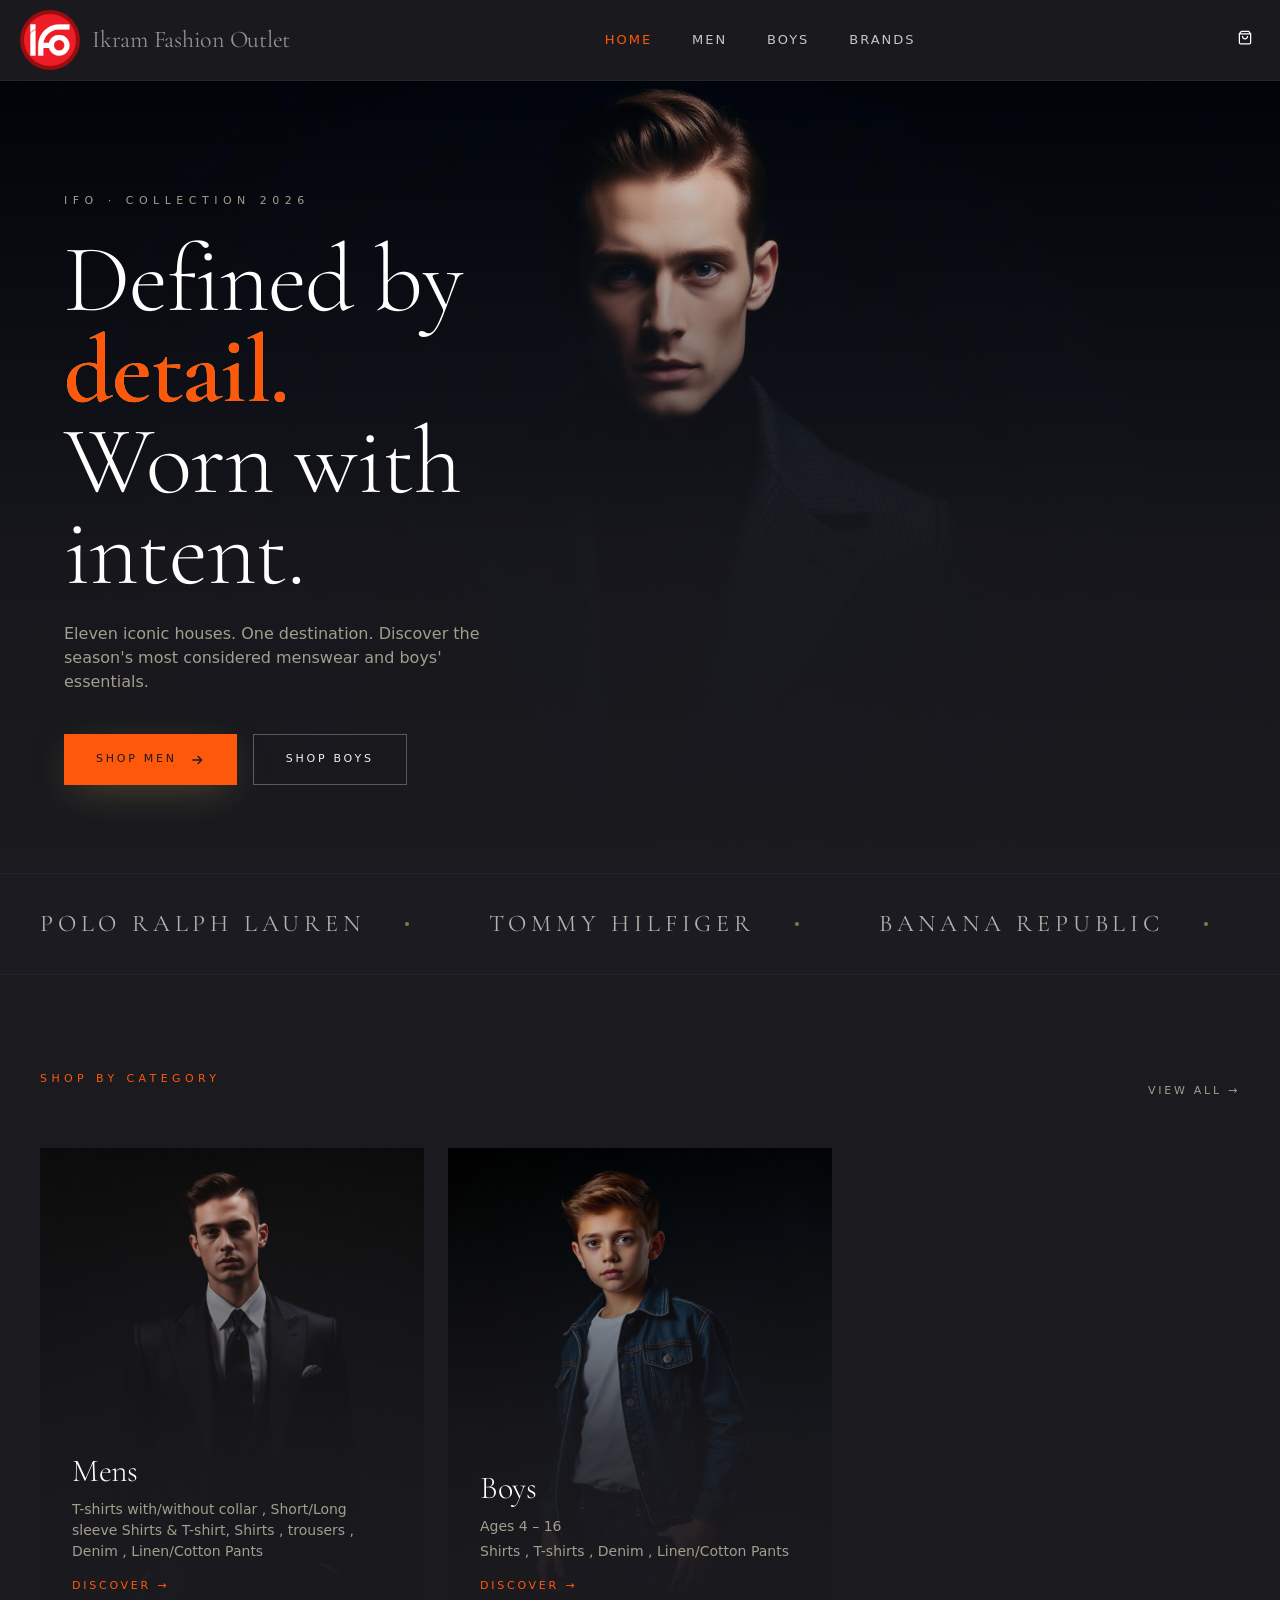
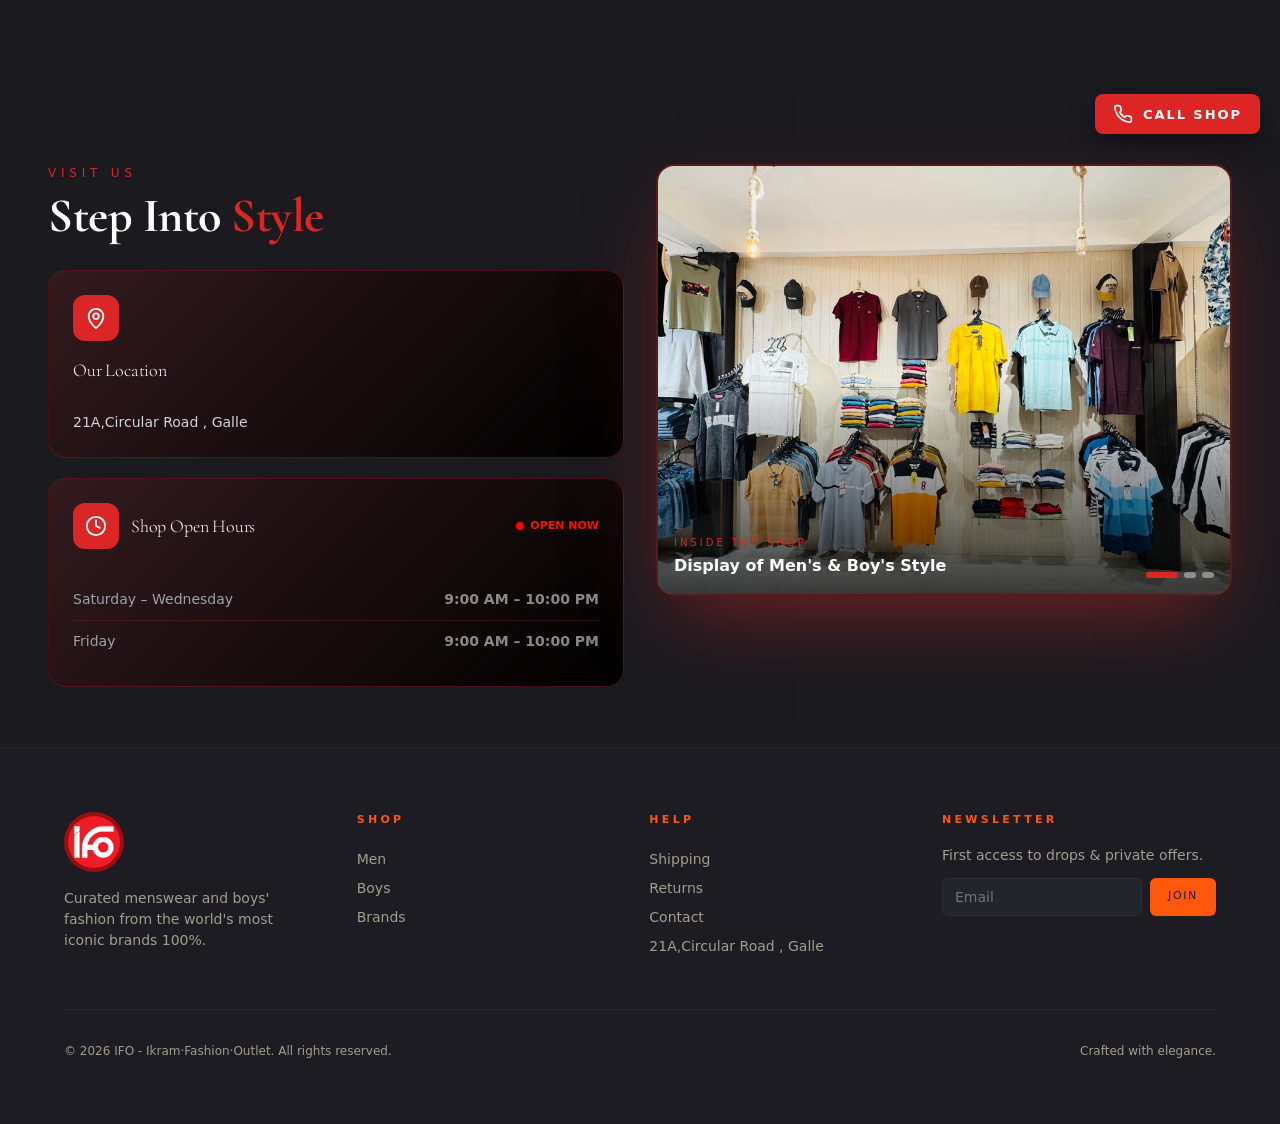
<file: index.html>
<!doctype html>
<html lang="en">

<head>
  <meta charset="utf-8" />
  <meta name="viewport" content="width=device-width, initial-scale=1" />
  <title>Ikram Fashion Outlet (IFO) | Premium Men's & Boys' Clothing — Galle</title>
  <link rel="icon" type="image/jpeg" href="/assets/img/logo.jpg" />
  <meta name="description"
    content="Shop premium menswear and boys' fashion at Ikram Fashion Outlet (IFO) in Galle, Sri Lanka. Curated clothing from Polo Ralph Lauren, Hugo Boss, Tommy Hilfiger, Armani Exchange, Calvin Klein, Levi's & more. Visit us at 21A Circular Road, Galle." />
  <link rel="canonical" href="https://www.ifo.lk" />

  <!-- Open Graph / Facebook -->
  <meta property="og:type" content="website" />
  <meta property="og:url" content="https://www.ifo.lk" />
  <meta property="og:title" content="Ikram Fashion Outlet (IFO) | Premium Men's & Boys' Clothing — Galle" />
  <meta property="og:description" content="Shop premium men's clothing and boys' fashion (ages 4-16) at IFO Galle. Curated collections from Polo Ralph Lauren, Hugo Boss, Tommy Hilfiger, Levi's, CK." />
  <meta property="og:image" content="https://www.ifo.lk/assets/img/logo.jpg" />
  <meta property="og:site_name" content="Ikram Fashion Outlet (IFO)" />

  <!-- Twitter -->
  <meta property="twitter:card" content="summary_large_image" />
  <meta property="twitter:url" content="https://www.ifo.lk" />
  <meta property="twitter:title" content="Ikram Fashion Outlet (IFO) | Premium Men's & Boys' Clothing — Galle" />
  <meta property="twitter:description" content="Shop premium men's clothing and boys' fashion (ages 4-16) at IFO Galle. Curated collections from Polo Ralph Lauren, Hugo Boss, Tommy Hilfiger, Levi's, CK." />
  <meta property="twitter:image" content="https://www.ifo.lk/assets/img/logo.jpg" />

  <!-- Local Business Structured Data -->
  <script type="application/ld+json">
  {
    "@context": "https://schema.org",
    "@type": "ClothingStore",
    "name": "Ikram Fashion Outlet (IFO)",
    "alternateName": "IFO",
    "image": "https://www.ifo.lk/assets/img/logo.jpg",
    "@id": "https://www.ifo.lk/#store",
    "url": "https://www.ifo.lk",
    "telephone": "+94729978115",
    "priceRange": "$$",
    "address": {
      "@type": "PostalAddress",
      "streetAddress": "21A, Circular Road",
      "addressLocality": "Galle",
      "postalCode": "80000",
      "addressCountry": "LK"
    },
    "geo": {
      "@type": "GeoCoordinates",
      "latitude": 6.0367,
      "longitude": 80.2170
    },
    "openingHoursSpecification": [
      {
        "@type": "OpeningHoursSpecification",
        "dayOfWeek": [
          "Monday",
          "Tuesday",
          "Wednesday",
          "Saturday",
          "Sunday"
        ],
        "opens": "09:00",
        "closes": "22:00"
      },
      {
        "@type": "OpeningHoursSpecification",
        "dayOfWeek": "Friday",
        "opens": "09:00",
        "closes": "22:00"
      }
    ],
    "sameAs": [
      "http://facebook.com/p/IFOlk-61573120213268/",
      "https://www.instagram.com/ifoofficial.lk/"
    ]
  }
  </script>

  <link rel="preconnect" href="https://fonts.googleapis.com" />
  <link rel="preconnect" href="https://fonts.gstatic.com" crossorigin />
  <link rel="stylesheet"
    href="https://fonts.googleapis.com/css2?family=Cormorant+Garamond:wght@300;400;500;600;700&family=Inter:wght@300;400;500;600&display=swap" />
  <link rel="stylesheet" href="assets/css/styles.css" />
  <link href='https://unpkg.com/boxicons@2.1.4/css/boxicons.min.css' rel='stylesheet'>
</head>

<body>

  <header class="header">
    <div class="header-inner">

      <a href="/" class="logo">
        <img src="assets/img/logo.jpg" alt="Ikram Fashion Outlet Logo" class="logo-img">
        <div class="logo-text">
          <h2>Ikram Fashion Outlet</h2>
        </div>
      </a>

      <nav class="nav">
        <a href="/" class="active">Home</a>
        <a href="/men">Men</a>
        <a href="/boys">Boys</a>
        <a href="/brands">Brands</a>
      </nav>

      <div class="icons">
        <button class="bag" aria-label="Bag">
          <a href="/checkout">
            <svg viewBox="0 0 24 24" fill="none" stroke="currentColor" stroke-width="2" stroke-linecap="round" stroke-linejoin="round">
              <path d="M6 2 3 6v14a2 2 0 0 0 2 2h14a2 2 0 0 0 2-2V6l-3-4Z" />
              <path d="M3 6h18" />
              <path d="M16 10a4 4 0 0 1-8 0" />
            </svg>
          </a>
          <span class="bag-count">0</span>
        </button>
        <button class="icon-btn menu-btn" aria-label="Menu" data-menu>
          <svg viewBox="0 0 24 24" fill="none" stroke="currentColor" stroke-width="1.5">
            <path d="M4 7h16M4 12h16M4 17h16" />
          </svg>
        </button>
      </div>
    </div>
  </header>

  <!-- MOBILE DRAWER -->
  <aside class="drawer" data-drawer>
    <button class="icon-btn close" data-close aria-label="Close">✕</button>
    <a href="/">Home</a>
    <a href="/men">Men</a>
    <a href="/boys">Boys</a>
    <a href="/brands">Brands</a>
  </aside>

  <!-- HERO -->
  <section class="hero">
    <img src="assets/img/hero-men.jpg" alt="IFO menswear campaign" />
    <div class="hero-inner">
      <div class="hero-content">
        <p class="eyebrow">IFO · Collection 2026</p>
        <h1>Defined by <em class="gradient-gold-text">detail.</em><br />Worn with intent.</h1>
        <p>Eleven iconic houses. One destination. Discover the season's most considered menswear and boys' essentials.
        </p>
        <div class="cta-row">
          <a href="/men" class="btn btn-primary">Shop Men <svg class="arrow" viewBox="0 0 24 24" fill="none"
              stroke="currentColor" stroke-width="2">
              <path d="M5 12h14M13 6l6 6-6 6" />
            </svg></a>
          <a href="/boys" class="btn btn-outline">Shop Boys</a>
        </div>
      </div>
    </div>
  </section>

  <!-- BRANDS MARQUEE -->
  <section class="marquee">
    <div class="marquee-track" data-marquee></div>
  </section>

  <!-- CATEGORIES -->
  <section class="section container">
    <div class="section-head">
      <div>
        <p class="eyebrow-sm">Shop by category</p>
      </div>
      <a href="/men" class="link-sm">View all →</a>
    </div>
    <div class="cat-grid">
      <a href="/men" class="cat">
        <img src="assets/img/category-men.jpg" alt="Tailoring" />
        <div class="cat-body">
          <h3>Mens</h3>
          <p>T-shirts with/without collar , Short/Long sleeve Shirts & T-shirt, Shirts , trousers , Denim , Linen/Cotton Pants</p>
          <span class="more">Discover →</span>
        </div>
      </a>
      <a href="/boys" class="cat">
        <img src="assets/img/category-boys.jpg" alt="Boys" />
        <div class="cat-body">
          <h3>Boys</h3>
          <p>Ages 4 – 16</p>
          <p>Shirts , T-shirts , Denim , Linen/Cotton Pants</p>
          <span class="more">Discover →</span>

        </div>
      </a>
    </div>
  </section>
 <section class="grid">
    <!-- LEFT -->
    <div class="left">
      <p class="kicker">Visit Us</p>
      <h2 class="title">Step Into <span>Style</span></h2>

      <div class="card">
        <div class="icon-box">
          <!-- map pin -->
          <svg viewBox="0 0 24 24" fill="none" stroke="currentColor" stroke-width="2" stroke-linecap="round" stroke-linejoin="round"><path d="M20 10c0 7-8 13-8 13s-8-6-8-13a8 8 0 0 1 16 0z"/><circle cx="12" cy="10" r="3"/></svg>
        </div>
        <div>
          <h3>Our Location</h3>
          <p><br/>21A,Circular Road , Galle</p>
        </div>
      </div>

      <div class="card">
        <div class="card-head">
          <div class="icon-box">
            <svg viewBox="0 0 24 24" fill="none" stroke="currentColor" stroke-width="2" stroke-linecap="round" stroke-linejoin="round"><circle cx="12" cy="12" r="10"/><polyline points="12 6 12 12 16 14"/></svg>
          </div>
          <h3>Shop Open Hours</h3>
          <span class="status"><span class="ping"></span>OPEN NOW</span>
        </div>
        <ul class="hours">
          <li><span>Saturday – Wednesday</span><b>9:00 AM – 10:00 PM</b></li>
          <li><span>Friday</span><b>9:00 AM – 10:00 PM</b></li>
        </ul>
      </div>
    </div>

    <!-- RIGHT slideshow -->
    <div class="right">
      <div class="slider">
        <img class="slide active" src="assets/img/shop-1.jpeg" alt="Display of Men's & Boy's Style and jeans"/>
        <img class="slide" src="assets/img/shop-2.jpeg" alt="Limited edition mannequin and shelves"/>
        <img class="slide" src="assets/img/shop-3.jpeg" alt="Full store view with racks and lighting"/>
        <div class="overlay"></div>

        <div class="caption">
          <div>
            <p class="kicker small">Inside the Shop</p>
            <p class="cap-text">Display of Men's & Boy's Style</p>
          </div>
          <div class="dots">
            <button class="dot-btn active" data-i="0" aria-label="slide 1"></button>
            <button class="dot-btn" data-i="1" aria-label="slide 2"></button>
            <button class="dot-btn" data-i="2" aria-label="slide 3"></button>
          </div>
        </div>

        <button class="nav prev" aria-label="Previous">&#10094;</button>
        <button class="nav next" aria-label="Next">&#10095;</button>
      </div>
      <div class="badge"><a href="tel:+94729978115"><svg viewBox="0 0 24 24" fill="none" stroke="currentColor" stroke-width="2" stroke-linecap="round" stroke-linejoin="round"><path d="M22 16.92v3a2 2 0 0 1-2.18 2 19.79 19.79 0 0 1-8.63-3.07 19.5 19.5 0 0 1-6-6 19.79 19.79 0 0 1-3.07-8.67A2 2 0 0 1 4.11 2h3a2 2 0 0 1 2 1.72c.13.96.37 1.9.72 2.81a2 2 0 0 1-.45 2.11L8.09 9.91a16 16 0 0 0 6 6l1.27-1.27a2 2 0 0 1 2.11-.45c.91.35 1.85.59 2.81.72A2 2 0 0 1 22 16.92z"/></svg>Call Shop</a></div>
    </div>
  </section>

  <!-- FOOTER -->
  <footer class="footer">
    <div class="footer-inner">
      <div class="footer-grid">
        <div>
          <!-- LOGO -->
          <a href="/" class="logo"></a>

          <!-- Company Logo -->
          <img src="assets/img/logo.jpg" alt="Ikram Fashion Outlet Logo" class="logo-img">

          <p class="desc">Curated menswear and boys' fashion from the world's most iconic brands 100%.</p>
        </div>
        <div>
          <h4>Shop</h4>
          <ul>
            <li><a href="/men">Men</a></li>
            <li><a href="/boys">Boys</a></li>
            <li><a href="/brands">Brands</a></li>
          </ul>
        </div>
        <div>
          <h4>Help</h4>
          <ul>
            <li><a href="https://wa.me/+94729978115?text=Hello,%20What%20Time or Date%20Shipping My%20Oder">Shipping</a></li>
            <li><a href="https://wa.me/+94729978115?text=Hello,%20I%20want to %20Return My%20Oder">Returns</a></li>
            <li><a href="https://wa.me/+94729978115">Contact</a></li>
            <li>21A,Circular Road , Galle</li>
          </ul>
        </div>
        <div>
          <h4>Newsletter</h4>
          <p class="desc" style="margin-bottom:12px">First access to drops & private offers.</p>
          <form class="newsletter">
            <input type="email" required placeholder="Email" />
            <button type="submit">Join</button>
          </form>
        </div>
      </div>
      <div class="footer-base">
        <p>© <span data-year></span> IFO - Ikram·Fashion·Outlet. All rights reserved.</p>
        <p>Crafted with elegance.</p>
      </div>
    </div>
  </footer>



  <script src="assets/js/cart.js"></script>
  <script src="assets/js/script.js"></script>
</body>

</html>
</file>
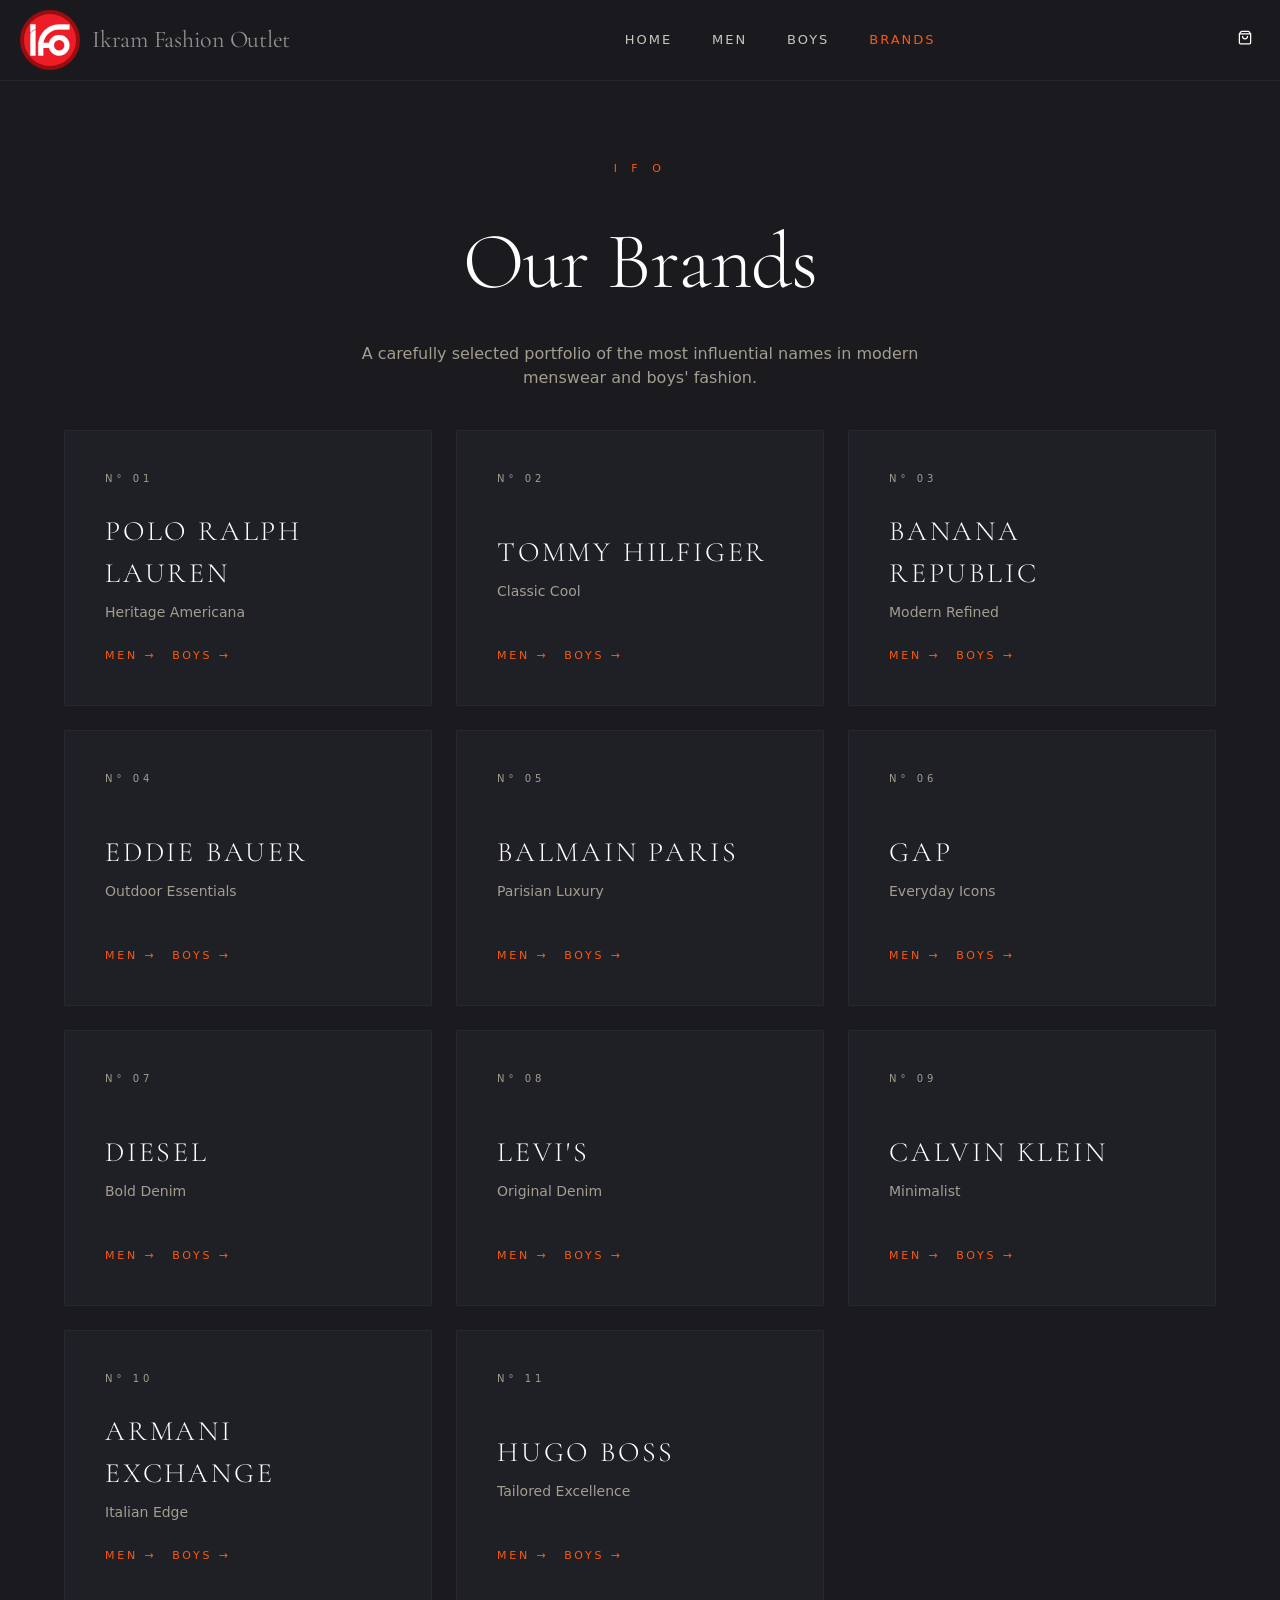
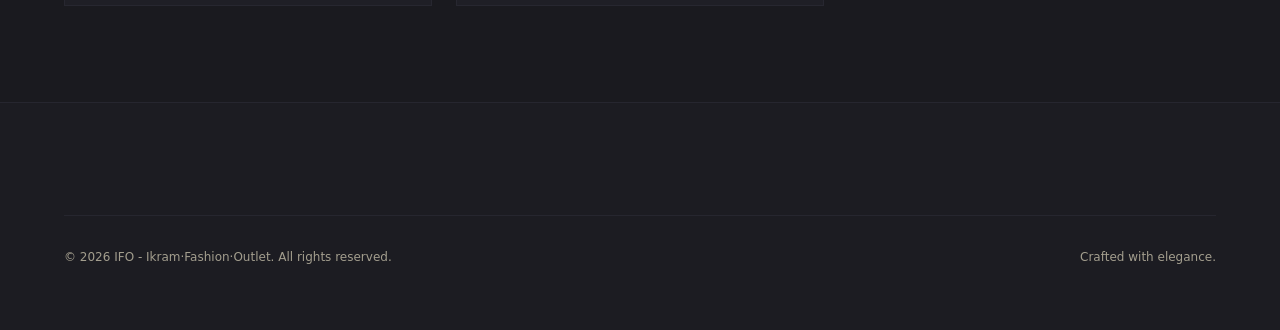
<file: brands.html>
<!doctype html>
<html lang="en">

<head>
  <meta charset="utf-8" />
  <meta name="viewport" content="width=device-width, initial-scale=1" />
  <title>Premium International Fashion Brands at IFO — Galle</title>
  <link rel="icon" type="image/jpeg" href="/assets/img/logo.jpg" />
  <meta name="description"
    content="Explore our collection of world-class international fashion brands at IFO Galle, Sri Lanka. Premium menswear and boys' styles from Hugo Boss, Ralph Lauren, Tommy Hilfiger, Calvin Klein, Armani Exchange, Diesel, Levi's, and more." />
  <link rel="canonical" href="https://www.ifo.lk/brands" />

  <!-- Open Graph / Facebook -->
  <meta property="og:type" content="website" />
  <meta property="og:url" content="https://www.ifo.lk/brands" />
  <meta property="og:title" content="Premium International Fashion Brands at IFO — Galle" />
  <meta property="og:description" content="Shop world-renowned clothing brands under one roof at IFO Galle. Curated collections of premium streetwear, tailoring, and denim for men and boys." />
  <meta property="og:image" content="https://www.ifo.lk/assets/img/logo.jpg" />
  <meta property="og:site_name" content="Ikram Fashion Outlet (IFO)" />

  <!-- Twitter -->
  <meta property="twitter:card" content="summary_large_image" />
  <meta property="twitter:url" content="https://www.ifo.lk/brands" />
  <meta property="twitter:title" content="Premium International Fashion Brands at IFO — Galle" />
  <meta property="twitter:description" content="Shop world-renowned clothing brands under one roof at IFO Galle. Curated collections of premium streetwear, tailoring, and denim for men and boys." />
  <meta property="twitter:image" content="https://www.ifo.lk/assets/img/logo.jpg" />

  <link rel="preconnect" href="https://fonts.googleapis.com" />
  <link rel="preconnect" href="https://fonts.gstatic.com" crossorigin />
  <link rel="stylesheet"
    href="https://fonts.googleapis.com/css2?family=Cormorant+Garamond:wght@300;400;500;600;700&family=Inter:wght@300;400;500;600&display=swap" />
  <link rel="stylesheet" href="assets/css/styles.css" />
</head>

<body>

 <header class="header">
    <div class="header-inner">

      <!-- LOGO -->
      <a href="/" class="logo">

        <!-- Company Logo -->
        <img src="assets/img/logo.jpg" alt="Ikram Fashion Outlet Logo" class="logo-img">

        <!-- Company Name -->
        <div class="logo-text">
          <h2>Ikram Fashion Outlet</h2>
        </div>

        <nav class="nav">
          <a href="/" >Home</a>
          <a href="/men" >Men</a>
          <a href="/boys" >Boys</a>
          <a href="/brands" class="active">Brands</a>
        </nav>
        <div class="icons">
    <button class="bag" aria-label="Bag"><a href="/checkout">
      <svg viewBox="0 0 24 24" fill="none" stroke="currentColor" stroke-width="2" stroke-linecap="round"
        stroke-linejoin="round">
        <path d="M6 2 3 6v14a2 2 0 0 0 2 2h14a2 2 0 0 0 2-2V6l-3-4Z" />
        <path d="M3 6h18" />
        <path d="M16 10a4 4 0 0 1-8 0" />
      </svg></a>
    </button>
      </a>
      <button class="icon-btn menu-btn" aria-label="Menu" data-menu><svg viewBox="0 0 24 24" fill="none"
          stroke="currentColor" stroke-width="1.5">
          <path d="M4 7h16M4 12h16M4 17h16" />
        </svg></button>
    </div>
    </div>
  </header>
  <aside class="drawer" data-drawer>
    <button class="icon-btn close" data-close aria-label="Close">✕</button>
    <a href="/">Home</a><a href="/men">Men</a><a href="/boys">Boys</a><a href="/brands">Brands</a>
  </aside>

  <section class="container" style="padding:80px 24px 40px;text-align:center">
    <p class="eyebrow">I F O</p>
    <h1 style="font-size:clamp(48px,7vw,80px)">Our Brands</h1>
    <p class="muted" style="max-width:640px;margin:20px auto 0">A carefully selected portfolio of the most influential
      names in modern menswear and boys' fashion.</p>
  </section>

  <section class="container" style="padding:0 24px 96px">
    <div class="maison-grid" data-maison-grid></div>
  </section>

  <footer class="footer">
    <div class="footer-inner">
      <div class="footer-base">
        <p>© <span data-year></span> IFO - Ikram·Fashion·Outlet. All rights reserved.</p>
        <p>Crafted with elegance.</p>
      </div>
    </div>
  </footer>

  <script src="assets/js/script.js"></script>
</body>

</html>
</file>
<file: assets/css/styles.css>
/* ====== IFO Menswear — Design System ====== */
:root {
  --bg: #1a1a1f;
  --bg-2: #22222a;
  --card: #1f1f26;
  --border: #2e2e38;
  --fg: #f5f1e6;
  --muted: #a39e8e;
  --gold: #fd580c;
  --gold-2: #b89343;
  --gradient-gold: linear-gradient(135deg, #e8c879, #b89343);
  --gradient-fade: linear-gradient(180deg, transparent 0%, rgba(26, 26, 31, 0.85) 60%, #1a1a1f 100%);
  --shadow-gold: 0 10px 40px -10px rgba(212, 177, 96, 0.35);
  --font-display: "Cormorant Garamond", "Playfair Display", serif;
  --font-sans: "Inter", system-ui, -apple-system, sans-serif;
  --accent: #fd580c;
  --accent-hover: #ff7433;
}

* {
  box-sizing: border-box;
  margin: 0;
  padding: 0;
}

html {
  scroll-behavior: smooth;
}

body {
  background: var(--bg);
  color: var(--fg);
  font-family: var(--font-sans);
  -webkit-font-smoothing: antialiased;
  line-height: 1.5;
}

img {
  display: block;
  max-width: 100%;
}

a {
  color: inherit;
  text-decoration: none;
}

button {
  font: inherit;
  background: none;
  border: 0;
  color: inherit;
  cursor: pointer;
}

h1,
h2,
h3,
.display {
  font-family: var(--font-display);
  font-weight: 300;
  letter-spacing: -0.01em;
}

.container {
  max-width: 1200px;
  margin: 0 auto;
  padding: 0 24px;
}

.gold {
  color: var(--gold);
}

.muted {
  color: var(--muted);
}

.gradient-gold-text {
  background: var(--gradient-gold);
  -webkit-background-clip: text;
  background-clip: text;
  color: transparent;
}

/* ===== Header ===== */
.header {
  position: sticky;
  top: 0;
  z-index: 50;
  background: rgba(26, 26, 31, 0.8);
  backdrop-filter: blur(16px);
  border-bottom: 1px solid rgba(46, 46, 56, 0.6);
}

.header-inner {
  max-width: 1200px;
  margin: 0 auto;
  padding: 0 24px;
  height: 80px;
  display: flex;
  align-items: center;
  justify-content: space-between;
}

/* ===== LOGO ===== */
.logo {
  display: flex;
  align-items: center;
  gap: 12px;
  text-decoration: none;
}

/* Logo Image */
.logo-img {
  width: 60px;
  height: 60px;
  object-fit: cover;
  border-radius: 50%;
  background: #ee06069a;
  padding: 4px;
}

/* Company Name */
.logo-text h2 {
  color: #dfdddd9c;
  font-size: clamp(18px, 4vw, 24px);
  font-weight: 400;
  font-family: var(--font-display);
  margin: 0;
  line-height: 1.2;
}

.logo-box img {
  width: 90px;
  margin-bottom: 25px;
}

.nav {
  display: none;
  gap: 40px;
  font-size: 13px;
  text-transform: uppercase;
  letter-spacing: 0.15em;
}

.nav a {
  color: rgba(245, 241, 230, 0.8);
  transition: color 0.2s;
}

.nav a:hover,
.nav a.active {
  color: var(--gold);
}

@media (min-width: 768px) {
  .nav {
    display: flex;
  }
}

.icons {
  display: flex;
  align-items: center;
  gap: 6px;
}

.icon-btn {
  width: 40px;
  height: 40px;
  border-radius: 50%;
  display: grid;
  place-items: center;
  color: rgba(245, 241, 230, 0.959);
  transition: all 0.2s;
}

.icon-btn:hover {
  background: var(--bg-2);
  color: var(--gold);
}

.icon-btn svg {
  width: 18px;
  height: 18px;
}

.bag {
  position: relative;
  padding: 4px;
}

.bag svg {
  width: 20px;
  height: 15px;
}

.bag-count {
  position: absolute;
  top: -6px;
  right: -8px;
  background: var(--primary);
  color: var(--primary-fg);
  width: 20px;
  height: 20px;
  border-radius: 50%;
  font-size: 10px;
  font-weight: 600;
  display: grid;
  place-items: center;
}

.bag-count.pop {
  animation: bounceIn .5s cubic-bezier(.34, 1.56, .64, 1);
}

.menu-btn {
  display: grid;
  height: 35px;
}

@media (min-width: 768px) {
  .menu-btn {
    display: none;
  }
}

/* ===== Hero ===== */
.hero {
  position: relative;
  height: 88vh;
  min-height: 640px;
  overflow: hidden;
}

.hero img {
  position: absolute;
  inset: 0;
  width: 100%;
  height: 100%;
  object-fit: cover;
  object-position: 60% center;
}

.hero::before {
  content: "";
  position: absolute;
  inset: 0;
  background: linear-gradient(to right, var(--bg), rgba(26, 26, 31, 0.7), transparent);
}

.hero::after {
  content: "";
  position: absolute;
  inset: 0;
  background: var(--gradient-fade);
}

.hero-inner {
  position: relative;
  z-index: 2;
  height: 100%;
  max-width: 1200px;
  margin: 0 auto;
  padding: 0 24px;
  display: flex;
  align-items: center;
}

.hero-content {
  max-width: 640px;
  animation: fade-up 0.9s ease-out both;
}

.eyebrow {
  font-size: 11px;
  text-transform: uppercase;
  letter-spacing: 0.5em;
  color: var(--gold);
  margin-bottom: 24px;
}

.hero h1 {
  font-size: clamp(48px, 8vw, 96px);
  line-height: 0.95;
  font-weight: 300;
}

.hero h1 em {
  font-style: normal;
  font-weight: 600;
  color: var(--gold);
}

.hero p {
  margin-top: 24px;
  max-width: 440px;
  color: var(--muted);
}

.cta-row {
  margin-top: 40px;
  display: flex;
  flex-wrap: wrap;
  gap: 16px;
}

.btn {
  display: inline-flex;
  align-items: center;
  gap: 12px;
  padding: 16px 32px;
  font-size: 11px;
  text-transform: uppercase;
  letter-spacing: 0.25em;
  font-weight: 500;
  transition: all 0.2s;
}

.btn-primary {
  background: var(--gold);
  color: var(--bg);
  box-shadow: var(--shadow-gold);
}

.btn-primary:hover {
  opacity: 0.92;
}

.btn-outline {
  border: 1px solid rgba(245, 241, 230, 0.3);
  color: var(--fg);
}

.btn-outline:hover {
  border-color: var(--gold);
  color: var(--gold);
}

.btn-gold-outline {
  border: 1px solid var(--gold);
  color: var(--gold);
}

.btn-gold-outline:hover {
  background: var(--gold);
  color: var(--bg);
}

.arrow {
  width: 16px;
  height: 16px;
  transition: transform 0.2s;
}

.btn:hover .arrow {
  transform: translateX(4px);
}

/* ===== Marquee ===== */
.marquee {
  border-top: 1px solid rgba(46, 46, 56, 0.6);
  border-bottom: 1px solid rgba(46, 46, 56, 0.6);
  background: rgba(31, 31, 38, 0.3);
  padding: 32px 0;
  overflow: hidden;
}

.marquee-track {
  display: flex;
  white-space: nowrap;
  animation: marquee 40s linear infinite;
}

.marquee-item {
  display: flex;
  align-items: center;
  padding: 0 40px;
  flex-shrink: 0;
}

.marquee-item .name {
  font-family: var(--font-display);
  font-size: 24px;
  letter-spacing: 0.2em;
  color: rgba(245, 241, 230, 0.7);
  transition: color 0.2s;
}

.marquee-item:hover .name {
  color: var(--gold);
}

.dot {
  width: 4px;
  height: 4px;
  border-radius: 50%;
  background: rgba(212, 177, 96, 0.6);
  margin-left: 40px;
}

/* ===== Sections ===== */
.section {
  padding: 96px 0;
}

.section-head {
  display: flex;
  align-items: end;
  justify-content: space-between;
  margin-bottom: 48px;
  flex-wrap: wrap;
  gap: 16px;
}

.section-head h2 {
  font-size: clamp(32px, 5vw, 48px);
}

.eyebrow-sm {
  font-size: 11px;
  text-transform: uppercase;
  letter-spacing: 0.4em;
  color: var(--gold);
  margin-bottom: 12px;
}

.link-sm {
  font-size: 11px;
  text-transform: uppercase;
  letter-spacing: 0.25em;
  color: var(--muted);
}

.link-sm:hover {
  color: var(--gold);
}

/* Categories */
.cat-grid {
  display: grid;
  grid-template-columns: 1fr;
  gap: 24px;
}

@media (min-width: 768px) {
  .cat-grid {
    grid-template-columns: repeat(3, 1fr);
  }
}

.cat {
  position: relative;
  display: block;
  overflow: hidden;
  background: var(--card);
  aspect-ratio: 4/5;
}

.cat img {
  position: absolute;
  inset: 0;
  width: 100%;
  height: 100%;
  object-fit: cover;
  transition: transform 0.7s;
}

.cat:hover img {
  transform: scale(1.05);
}

.cat::after {
  content: "";
  position: absolute;
  inset: 0;
  background: var(--gradient-fade);
}

.cat-body {
  position: absolute;
  bottom: 0;
  padding: 32px;
  z-index: 2;
}

.cat-body h3 {
  font-size: 32px;
}

.cat-body p {
  font-size: 14px;
  color: var(--muted);
  margin-top: 4px;
}

.cat-body .more {
  margin-top: 16px;
  display: inline-flex;
  align-items: center;
  gap: 8px;
  font-size: 11px;
  text-transform: uppercase;
  letter-spacing: 0.25em;
  color: var(--gold);
}

/* Featured brands grid */
.brands-section {
  background: rgba(31, 31, 38, 0.4);
  border-top: 1px solid rgba(46, 46, 56, 0.6);
  border-bottom: 1px solid rgba(46, 46, 56, 0.6);
}

.center {
  text-align: center;
  margin-bottom: 56px;
}

.center p {
  color: var(--muted);
  max-width: 560px;
  margin: 16px auto 0;
}

.brand-grid {
  display: grid;
  grid-template-columns: repeat(2, 1fr);
  gap: 1px;
  background: rgba(46, 46, 56, 0.6);
  border: 1px solid rgba(46, 46, 56, 0.6);
}

@media (min-width: 640px) {
  .brand-grid {
    grid-template-columns: repeat(3, 1fr);
  }
}

@media (min-width: 1024px) {
  .brand-grid {
    grid-template-columns: repeat(4, 1fr);
  }
}

.brand-cell {
  background: var(--bg);
  padding: 32px;
  aspect-ratio: 4/3;
  display: flex;
  flex-direction: column;
  align-items: center;
  justify-content: center;
  text-align: center;
  transition: background 0.2s;
  cursor: pointer;
}

.brand-cell:hover {
  background: var(--card);
}

.brand-cell .name {
  font-family: var(--font-display);
  font-size: 20px;
  letter-spacing: 0.15em;
  transition: color 0.2s;
}

.brand-cell:hover .name {
  color: var(--gold);
}

.brand-cell .tag {
  margin-top: 8px;
  font-size: 10px;
  text-transform: uppercase;
  letter-spacing: 0.3em;
  color: var(--muted);
}

/* Editorial split */
.split {
  display: grid;
  grid-template-columns: 1fr;
  gap: 40px;
  align-items: center;
}

@media (min-width: 768px) {
  .split {
    grid-template-columns: 1fr 1fr;
  }
}

.split-img {
  position: relative;
  aspect-ratio: 4/5;
  overflow: hidden;
}

.split-img img {
  width: 100%;
  height: 100%;
  object-fit: cover;
}

.split-text h2 {
  font-size: clamp(32px, 5vw, 48px);
  line-height: 1.1;
}

.split-text p {
  color: var(--muted);
  margin-top: 24px;
}

.split-text .btn {
  margin-top: 32px;
}

/* ===== Page hero (subpages) ===== */
.page-hero {
  position: relative;
  height: 60vh;
  min-height: 420px;
  overflow: hidden;
}

.page-hero img {
  position: absolute;
  inset: 0;
  width: 100%;
  height: 250%;
  object-fit: cover;
}

.page-hero::after {
  content: "";
  position: absolute;
  inset: 0;
  background: linear-gradient(to top, var(--bg), rgba(26, 26, 31, 0.4), rgba(26, 26, 31, 0.3));
}

.page-hero-inner {
  position: relative;
  z-index: 2;
  max-width: 1200px;
  margin: 0 auto;
  padding: 48px 24px;
  height: 100%;
  display: flex;
  align-items: end;
}

.page-hero h1 {
  font-size: clamp(48px, 8vw, 80px);
}

.page-hero p {
  color: var(--muted);
  max-width: 600px;
  margin-top: 12px;
}

/* Category buttons grid */
.tile-grid {
  display: grid;
  grid-template-columns: repeat(2, 1fr);
  gap: 1px;
  background: rgba(46, 46, 56, 0.6);
  border: 1px solid rgba(46, 46, 56, 0.6);
}

@media (min-width: 768px) {
  .tile-grid {
    grid-template-columns: repeat(3, 1fr);
  }
}

@media (min-width: 1024px) {
  .tile-grid {
    grid-template-columns: repeat(4, 1fr);
  }
}

.tile {
  background: var(--bg);
  padding: 32px;
  text-align: left;
  font-size: 13px;
  text-transform: uppercase;
  letter-spacing: 0.1em;
  transition: background 0.2s, color 0.2s;
  width: 100%;
}

.tile:hover {
  background: var(--card);
  color: var(--gold);
}

/* Sizes */
.size-row {
  display: flex;
  flex-wrap: wrap;
  gap: 12px;
}

.size-chip {
  border: 1px solid rgba(46, 46, 56, 0.8);
  padding: 12px 20px;
  font-size: 13px;
  letter-spacing: 0.1em;
  transition: all 0.2s;
}

.size-chip:hover {
  border-color: var(--gold);
  color: var(--gold);
}

/* Brand cards (small) */
.brand-cards {
  display: grid;
  grid-template-columns: repeat(2, 1fr);
  gap: 12px;
}

@media (min-width: 768px) {
  .brand-cards {
    grid-template-columns: repeat(3, 1fr);
  }
}

@media (min-width: 1024px) {
  .brand-cards {
    grid-template-columns: repeat(4, 1fr);
  }
}

.brand-card {
  background: var(--card);
  border: 1px solid rgba(46, 46, 56, 0.6);
  padding: 24px;
  transition: border-color 0.2s;
  cursor: pointer;
}

.brand-card:hover {
  border-color: var(--gold);
}

.brand-card .name {
  font-family: var(--font-display);
  font-size: 16px;
  letter-spacing: 0.15em;
}

.brand-card .tag {
  font-size: 10px;
  text-transform: uppercase;
  letter-spacing: 0.3em;
  color: var(--muted);
  margin-top: 4px;
}

/* Brands page large cards */
.maison-grid {
  display: grid;
  grid-template-columns: 1fr;
  gap: 24px;
}

@media (min-width: 640px) {
  .maison-grid {
    grid-template-columns: repeat(2, 1fr);
  }
}

@media (min-width: 1024px) {
  .maison-grid {
    grid-template-columns: repeat(3, 1fr);
  }
}

.maison {
  position: relative;
  background: var(--card);
  border: 1px solid rgba(46, 46, 56, 0.6);
  padding: 40px;
  aspect-ratio: 4/3;
  display: flex;
  flex-direction: column;
  justify-content: space-between;
  transition: border-color 0.2s;
}

.maison:hover {
  border-color: var(--gold);
}

.maison .num {
  font-size: 10px;
  text-transform: uppercase;
  letter-spacing: 0.4em;
  color: var(--muted);
}

.maison h2 {
  font-family: var(--font-display);
  font-size: 28px;
  letter-spacing: 0.1em;
  transition: color 0.2s;
}

.maison:hover h2 {
  color: var(--gold);
}

.maison .tag {
  color: var(--muted);
  font-size: 14px;
  margin-top: 8px;
}

.maison .links {
  display: flex;
  gap: 16px;
  font-size: 11px;
  text-transform: uppercase;
  letter-spacing: 0.25em;
}

.maison .links a {
  color: var(--gold);
}

.maison .links a:hover {
  text-decoration: underline;
}

/* ===== Footer ===== */
.footer {
  border-top: 1px solid rgba(46, 46, 56, 0.6);
  background: rgba(31, 31, 38, 0.4);
}

.footer-inner {
  max-width: 1200px;
  margin: 0 auto;
  padding: 64px 24px;
}

.footer-grid {
  display: grid;
  grid-template-columns: 1fr;
  gap: 48px;
}

@media (min-width: 768px) {
  .footer-grid {
    grid-template-columns: repeat(4, 1fr);
  }
}

.footer h4 {
  font-size: 11px;
  text-transform: uppercase;
  letter-spacing: 0.3em;
  color: var(--gold);
  margin-bottom: 16px;
}

.footer ul {
  list-style: none;
}

.footer li {
  font-size: 14px;
  color: var(--muted);
  padding: 4px 0;
  cursor: pointer;
}

.footer li:hover {
  color: var(--fg);
}

.footer .desc {
  font-size: 14px;
  color: var(--muted);
  max-width: 280px;
  margin-top: 16px;
}

.newsletter {
  display: flex;
  gap: 8px;
  margin-top: 12px;
}

.newsletter input {
  flex: 1;
  background: #24242c;
  border: 1px solid var(--border);
  border-radius: 6px;
  padding: 10px 12px;
  color: var(--fg);
  font-family: inherit;
  font-size: 14px;
}

.newsletter input:focus {
  outline: none;
  border-color: var(--gold);
}

.newsletter button {
  background: var(--gold);
  color: var(--bg);
  padding: 0 18px;
  border-radius: 6px;
  font-size: 11px;
  text-transform: uppercase;
  letter-spacing: 0.15em;
  font-weight: 500;
}

.footer-base {
  margin-top: 48px;
  padding-top: 32px;
  border-top: 1px solid rgba(46, 46, 56, 0.6);
  display: flex;
  flex-direction: column;
  gap: 16px;
  justify-content: space-between;
  font-size: 12px;
  color: var(--muted);
}

@media (min-width: 768px) {
  .footer-base {
    flex-direction: row;
  }
}

/* ===== Animations ===== */
@keyframes marquee {
  from {
    transform: translateX(0);
  }

  to {
    transform: translateX(-50%);
  }
}

@keyframes fade-up {
  from {
    opacity: 0;
    transform: translateY(20px);
  }

  to {
    opacity: 1;
    transform: translateY(0);
  }
}

/* Mobile nav drawer */
.drawer {
  position: fixed;
  top: 0;
  right: -100%;
  /* hide right side */
  width: 320px;
  max-width: 85%;
  height: 100vh;
  z-index: 100;

  background: rgba(26, 26, 31, 0.96);
  backdrop-filter: blur(20px);

  display: flex;
  flex-direction: column;
  padding: 80px 32px;

  transition: right 0.4s ease;
}

/* Open drawer */
.drawer.open {
  right: 0;
}

.drawer a {
  font-family: var(--font-display);
  font-size: 32px;
  padding: 16px 0;
  border-bottom: 1px solid var(--border);
}

.drawer a:hover {
  color: var(--gold);
}

.drawer .close {
  position: absolute;
  top: 24px;
  right: 24px;
}

.hot-week {
  width: 100%;
  margin-bottom: 80px;
}

.hot-header {
  display: flex;
  justify-content: space-between;
  align-items: center;
  margin-bottom: 30px;
}

.sub-title {
  color: var(--gold);
  font-size: 12px;
  letter-spacing: 4px;
  text-transform: uppercase;
  margin-bottom: 10px;
  display: block;
}

.main-title {
  font-size: 35px;
  font-weight: 900;
}

.view-all {
  color: var(--muted);
  text-decoration: none;
  font-weight: bold;
  transition: 0.3s;
  font-size: 15px;
}

.view-all:hover {
  color: #fff;
}

/* GRID */
.product-grid {
  display: grid;
  grid-template-columns: repeat(auto-fit, minmax(250px, 1fr));
  gap: 25px;
}

/* CARD */
.product-card {
  background: #1a1a1a;
  border: 1px solid rgba(255, 255, 255, 0.08);
  border-radius: 12px;
  overflow: hidden;
  transition: 0.3s;
}

.product-card:hover {
  transform: translateY(-8px);
  border-color: #f5a623;
}

.product-card img {
  width: 100%;
  height: 300px;
  object-fit: cover;
  display: block;
}

.product-info {
  padding: 18px;
}

.product-info h3 {
  font-size: 20px;
  margin-bottom: 10px;
}

.price {
  color: var(--muted);
  font-size: 18px;
  font-weight: bold;
  margin-bottom: 15px;
}

.buy-btn {
  width: 100%;
  padding: 12px;
  border: none;
  background: rgba(245, 241, 230, 0.3);
  color: #111;
  font-weight: bold;
  cursor: pointer;
  border-radius: 6px;
  transition: 0.3s;
}

.buy-btn:hover {
  background: #f1e2056e;
}

/* MOBILE */
@media(max-width:768px) {

  .title {
    font-size: 35px;
  }

  .product-grid {
    grid-template-columns: 1fr;
  }

  .card img {
    height: 220px;
  }

  .drawer {
    width: 80%;
    max-width: 400px;
  }

  .drawer a {
    font-size: 20px;
  }

  .menu-btn {
    font-size: 30px;
  }

  .product-grid {
    grid-template-columns: 1fr;
    gap: 20px;
  }

  .product-info {
    padding: 15px;
  }

  .product-info h3 {
    font-size: 18px;
  }

  .price {
    font-size: 16px;
  }

  .buy-btn {
    padding: 11px;
    font-size: 15px;
  }

  .product-card img {
    height: 220px;
  }

  .marquee {
    padding: 18px 0;
  }

  .marquee-track {
    animation: marquee 5s linear infinite;
  }

  .marquee-item {
    padding: 0 18px;
  }

  .marquee-item .name {
    font-size: 15px;
    letter-spacing: 0.1em;
  }

  .dot {
    width: 3px;
    height: 3px;
    margin-left: 18px;
  }

  .logo {
    width: 100%;
    justify-content: center;
  }

  .logo-img {
    width: 50px;
    height: 50px;
  }

  .logo-text h2 {
    font-size: 18px;
  }
}

/* =========================
   TABLET RESPONSIVE
========================= */
@media (max-width: 1024px) {
  .product-grid {
    grid-template-columns: repeat(2, 1fr);
  }

  .product-card img {
    height: 240px;
  }

  .marquee {
    padding: 24px 0;
  }

  .marquee-item {
    padding: 0 28px;
  }

  .marquee-item .name {
    font-size: 20px;
    letter-spacing: 0.15em;
  }

  .dot {
    margin-left: 28px;
  }
}




/* ============ Header ============ */
.site-header {
  border-bottom: 1px solid var(--border);
  position: sticky;
  top: 0;
  z-index: 20;
  background: rgba(13, 8, 8, 0.9);
  backdrop-filter: blur(8px);
}
.header-inner {
  max-width: 1280px;
  margin: 0 auto;
  padding: 1rem 1.25rem;
  display: flex;
  align-items: center;
  justify-content: space-between;
}
.brand {
  font-size: 1.5rem;
  font-weight: 900;
  letter-spacing: -0.02em;
}
.brand-accent { color: var(--accent); }
.header-nav {
  font-size: 0.7rem;
  text-transform: uppercase;
  letter-spacing: 0.2em;
  color: var(--muted);
}

/* ============ Hero ============ */
.heroo {
  max-width: 1280px;
  margin: 0 auto;
  padding: 2.5rem 1.25rem 1rem;
}
.hero-eyebrow {
  font-size: 0.7rem;
  text-transform: uppercase;
  letter-spacing: 0.3em;
  color: var(--accent);
  margin-bottom: 0.75rem;
}
.hero-title {
  font-size: clamp(2.5rem, 7vw, 4rem);
  font-weight: 900;
  line-height: 0.95;
  max-width: 800px;
}
.text-accent { color: var(--accent); }

/* ============ Catalog ============ */
.catalog {
  max-width: 1380px;
  margin: 0 auto;
  padding: 2.5rem 2rem 6rem;
}

/* Category section */
.cat-row {
  margin-bottom: 5rem;
}
.cat-head {
  display: flex;
  align-items: center;
  justify-content: space-between;
  margin-bottom: 2rem;
  padding-bottom: 1rem;
  border-bottom: 1px solid rgba(255,255,255,0.07);
}
.cat-title {
  font-size: 1.75rem;
  font-weight: 800;
  letter-spacing: -0.02em;
  display: flex;
  align-items: center;
  gap: 0.5rem;
}
.cat-title-slash {
  color: var(--accent);
  font-weight: 900;
}
.cat-count {
  font-size: 0.72rem;
  font-weight: 600;
  text-transform: uppercase;
  letter-spacing: 0.18em;
  color: var(--muted);
  background: rgba(255,255,255,0.05);
  padding: 4px 12px;
  border-radius: 20px;
  border: 1px solid rgba(255,255,255,0.08);
}

/* Grid layout — replaces horizontal scroll */
.cat-scroll {
  display: grid;
  grid-template-columns: repeat(auto-fill, minmax(240px, 1fr));
  gap: 1.5rem;
  overflow: visible;
  padding-bottom: 0;
  scroll-snap-type: none;
}
@media (max-width: 600px) {
  .cat-scroll {
    grid-template-columns: repeat(2, 1fr);
    gap: 0.85rem;
  }
}

/* ============ Product card ============ */
.card {
  background: #141418;
  border: 1px solid rgba(255,255,255,0.07);
  border-radius: 14px;
  overflow: hidden;
  cursor: pointer;
  transition: border-color 0.25s, transform 0.25s, box-shadow 0.25s;
  display: flex;
  flex-direction: column;
  flex: unset;
  width: unset;
  scroll-snap-align: unset;
  position: relative;
}
.card:hover {
  border-color: var(--accent);
  transform: translateY(-5px);
  box-shadow: 0 20px 50px rgba(0,0,0,0.45), 0 0 0 1px var(--accent);
}

/* Image container — 4:5 portrait ratio for fashion */
.card-img {
  aspect-ratio: 4 / 5;
  overflow: hidden;
  background: linear-gradient(145deg, #1e1a1a, #2a2020);
  position: relative;
}
.card-badge {
  position: absolute;
  top: 12px;
  left: 12px;
  z-index: 5;
  background: var(--gradient-gold);
  color: #1a1a1f;
  font-size: 10px;
  font-weight: 800;
  text-transform: uppercase;
  letter-spacing: 0.12em;
  padding: 5px 12px;
  border-radius: 4px;
  pointer-events: none;
  box-shadow: 0 4px 15px rgba(0,0,0,0.4);
}
.card-img img {
  width: 100%;
  height: 100%;
  object-fit: cover;
  transition: transform 0.45s cubic-bezier(0.25, 0.46, 0.45, 0.94);
  display: block;
}
.card-img .no-img-placeholder {
  width: 100%;
  height: 100%;
  display: flex;
  flex-direction: column;
  align-items: center;
  justify-content: center;
  gap: 8px;
  color: rgba(255,255,255,0.15);
  font-size: 12px;
  text-transform: uppercase;
  letter-spacing: 0.1em;
}
.card-img .no-img-placeholder svg {
  width: 36px;
  height: 36px;
  opacity: 0.2;
}
.card:hover .card-img img { transform: scale(1.08); }

/* Quick-view overlay on hover */
.card-overlay {
  position: absolute;
  inset: 0;
  background: rgba(0,0,0,0.55);
  display: flex;
  align-items: center;
  justify-content: center;
  opacity: 0;
  transition: opacity 0.25s;
  pointer-events: none;
  backdrop-filter: blur(2px);
}
.card:hover .card-overlay { opacity: 1; }
.card-overlay-label {
  color: #fff;
  font-size: 0.72rem;
  font-weight: 700;
  text-transform: uppercase;
  letter-spacing: 0.2em;
  border: 1px solid rgba(255,255,255,0.6);
  padding: 8px 20px;
  border-radius: 4px;
}

/* Card body */
.card-body {
  padding: 1rem 1.1rem 1.1rem;
  display: flex;
  flex-direction: column;
  gap: 0.5rem;
  flex: 1;
}
.card-name {
  font-size: 0.9rem;
  font-weight: 600;
  line-height: 1.3;
  white-space: nowrap;
  overflow: hidden;
  text-overflow: ellipsis;
  color: rgba(255,255,255,0.9);
}
.card-row {
  display: flex;
  align-items: center;
  justify-content: space-between;
  margin-top: 2px;
}
.card-price {
  color: var(--accent);
  font-weight: 800;
  font-size: 1rem;
  letter-spacing: -0.01em;
}
.card-colors { display: flex; gap: 5px; align-items: center; }
.card-color-dot {
  width: 13px;
  height: 13px;
  border-radius: 50%;
  border: 1.5px solid rgba(255,255,255,0.18);
  flex-shrink: 0;
  transition: transform 0.15s;
}
.card-color-dot:hover { transform: scale(1.25); }
.card-sizes {
  font-size: 0.65rem;
  text-transform: uppercase;
  letter-spacing: 0.12em;
  color: rgba(255,255,255,0.35);
  margin-top: 2px;
}

/* Loading skeleton */
.catalog-loading {
  display: grid;
  grid-template-columns: repeat(auto-fill, minmax(240px, 1fr));
  gap: 1.5rem;
  padding: 2.5rem 2rem 6rem;
  max-width: 1380px;
  margin: 0 auto;
}
.skeleton-card {
  border-radius: 14px;
  overflow: hidden;
  background: #141418;
  border: 1px solid rgba(255,255,255,0.06);
}
.skeleton-img {
  aspect-ratio: 4/5;
  background: linear-gradient(90deg, #1a1a20 25%, #222228 50%, #1a1a20 75%);
  background-size: 200% 100%;
  animation: shimmer 1.6s infinite;
}
.skeleton-body {
  padding: 1rem;
  display: flex;
  flex-direction: column;
  gap: 10px;
}
.skeleton-line {
  height: 12px;
  border-radius: 6px;
  background: linear-gradient(90deg, #1e1e26 25%, #26262e 50%, #1e1e26 75%);
  background-size: 200% 100%;
  animation: shimmer 1.6s infinite;
}
.skeleton-line.short { width: 55%; }
@keyframes shimmer {
  0% { background-position: 200% 0; }
  100% { background-position: -200% 0; }
}

/* Empty state */
.catalog-empty {
  grid-column: 1 / -1;
  text-align: center;
  padding: 80px 24px;
  color: rgba(255,255,255,0.25);
}
.catalog-empty svg { width: 56px; height: 56px; margin-bottom: 16px; opacity: 0.2; }
.catalog-empty p { font-size: 15px; letter-spacing: 0.05em; }


/* ============ Product Detail View (pd-* scoped) ============ */
.pd-back {
  display: inline-block;
  margin: 1rem 1.5rem;
  color: var(--muted);
  font-size: 0.875rem;
}
.pd-back:hover { color: var(--accent); }

.pd-wrapper {
  max-width: 1100px;
  margin: 0 auto;
  padding: 1rem 1.5rem 4rem;
  display: grid;
  grid-template-columns: 1.1fr 0.9fr;
  gap: 3.5rem;
}
@media (max-width: 900px) {
  .pd-wrapper { 
    grid-template-columns: 1fr; 
    gap: 2rem;
    padding: 0 1rem 4rem;
  }
}
.pd-media {
  display: flex;
  flex-direction: column;
  gap: 1rem;
}
.pd-image-box {
  background: var(--card);
  border: 1px solid var(--border);
  border-radius: 0.75rem;
  overflow: hidden;
  aspect-ratio: 4 / 5;
  width: 100%;
}
@media (max-width: 600px) {
  .pd-image-box {
    aspect-ratio: 1 / 1.1;
  }
}
.pd-image-box img {
  width: 100%; height: 100%; object-fit: cover;
}

/* Quantity Selector */
.pd-qty {
  display: inline-flex;
  align-items: center;
  background: var(--card);
  border: 1px solid var(--border);
  border-radius: 8px;
  overflow: hidden;
  height: 48px;
}
.pd-qty-btn {
  width: 48px;
  height: 100%;
  border: none;
  background: none;
  color: #fff;
  font-size: 1.25rem;
  cursor: pointer;
  display: flex;
  align-items: center;
  justify-content: center;
  transition: background 0.2s;
}
.pd-qty-btn:hover {
  background: rgba(255,255,255,0.05);
}
.pd-qty input {
  width: 50px;
  text-align: center;
  border: none;
  background: none;
  color: #fff;
  font-family: inherit;
  font-size: 1rem;
  font-weight: 600;
}
/* Hide arrows */
.pd-qty input::-webkit-inner-spin-button, 
.pd-qty input::-webkit-outer-spin-button { 
  -webkit-appearance: none; margin: 0; 
}

.pd-gallery {
  display: flex;
  gap: 0.75rem;
  overflow-x: auto;
  padding-bottom: 5px;
}
.pd-gallery::-webkit-scrollbar { height: 4px; }
.pd-gallery-thumb {
  width: 70px;
  height: 85px;
  flex-shrink: 0;
  border-radius: 8px;
  border: 2px solid transparent;
  cursor: pointer;
  overflow: hidden;
  background: var(--card);
  transition: 0.2s;
}
.pd-gallery-thumb.is-active {
  border-color: var(--accent);
}
.pd-gallery-thumb img {
  width: 100%; height: 100%; object-fit: cover;
}
.pd-info {
  display: flex;
  flex-direction: column;
  gap: 1.5rem;
}
@media (max-width: 600px) {
  .pd-title { font-size: 1.5rem; }
  .pd-price { font-size: 1.4rem; }
}

.pd-title {
  font-size: 2rem;
  font-weight: 800;
  letter-spacing: -0.02em;
}
.pd-price {
  font-size: 1.75rem;
  font-weight: 700;
  color: var(--accent);
}
.pd-desc {
  color: #c8b8b8;
  line-height: 1.6;
}
.pd-section-label {
  font-size: 0.75rem;
  font-weight: 700;
  text-transform: uppercase;
  letter-spacing: 0.1em;
  color: var(--muted);
  margin-bottom: 0.5rem;
}
.pd-options {
  display: flex;
  flex-wrap: wrap;
  gap: 0.5rem;
}
.pd-size-btn, .pd-color-btn {
  cursor: pointer;
  border: 2px solid var(--border);
  background: var(--card);
  color: var(--fg);
  padding: 0.5rem 0.9rem;
  border-radius: 0.4rem;
  font-weight: 600;
  font-size: 0.875rem;
  font-family: inherit;
  transition: all 0.15s;
}
.pd-size-btn:hover { border-color: var(--accent); }
.pd-size-btn.is-active {
  background: var(--accent);
  border-color: var(--accent);
}
.pd-color-btn {
  width: 2.25rem;
  height: 2.25rem;
  padding: 0;
  border-radius: 50%;
}
.pd-color-btn.is-active {
  box-shadow: 0 0 0 2px var(--bg), 0 0 0 4px var(--accent);
}
.pd-cart-btn {
  margin-top: 1rem;
  background: var(--accent);
  color: #fff;
  border: none;
  padding: 0.95rem 1.5rem;
  font-weight: 700;
  font-size: 1rem;
  font-family: inherit;
  border-radius: 0.5rem;
  cursor: pointer;
  text-transform: uppercase;
  letter-spacing: 0.05em;
  transition: background 0.15s;
}
.pd-cart-btn:hover { background: var(--accent-hover); }
.pd-cart-btn.is-added { background: #16a34a; }


/* Cart & Icons */
.icons { display: flex; gap: 1rem; align-items: center; }
.bag { background: none; border: none; color: #fff; cursor: pointer; position: relative; padding: 5px; }
.bag-count { position: absolute; top: -2px; right: -2px; background: var(--accent); color: #fff; font-size: 0.65rem; font-weight: 800; width: 16px; height: 16px; border-radius: 50%; display: flex; align-items: center; justify-content: center; border: 1px solid #111; }


@media (max-width: 600px) {
  .header-inner { height: 70px; padding: 0 16px; }
  .logo-img { width: 50px; height: 50px; }
}



.cat-scroll-horizontal {
  display: flex;
  overflow-x: auto;
  gap: 1.5rem;
  padding-bottom: 1rem;
  scroll-snap-type: x mandatory;
  -webkit-overflow-scrolling: touch;
}
.cat-scroll-horizontal::-webkit-scrollbar {
  height: 6px;
}
.cat-scroll-horizontal::-webkit-scrollbar-thumb {
  background: rgba(255, 255, 255, 0.2);
  border-radius: 4px;
}
.cat-scroll-horizontal::-webkit-scrollbar-track {
  background: transparent;
}
.cat-scroll-horizontal .card {
  min-width: 240px;
  max-width: 280px;
  scroll-snap-align: start;
  flex-shrink: 0;
}
@media (max-width: 600px) {
  .cat-scroll-horizontal {
    gap: 0.85rem;
  }
  .cat-scroll-horizontal .card {
    min-width: 160px;
    max-width: 200px;
  }
}

/* Horizontal Scroll Buttons */
.scroll-wrapper { position: relative; }
.scroll-btn {
  position: absolute; top: 50%; transform: translateY(-50%);
  background: rgba(20, 20, 24, 0.9); color: #fff;
  border: 1px solid rgba(255,255,255,0.2);
  width: 44px; height: 44px; border-radius: 50%;
  font-size: 20px; cursor: pointer; z-index: 10;
  display: flex; align-items: center; justify-content: center;
  backdrop-filter: blur(4px); transition: all 0.2s;
  box-shadow: 0 4px 12px rgba(0,0,0,0.5);
}
.scroll-btn:hover { background: var(--accent); color: #000; border-color: var(--accent); transform: translateY(-50%) scale(1.1); }
.scroll-btn.left { left: -22px; }
.scroll-btn.right { right: -22px; }
@media (max-width: 768px) { .scroll-btn { display: none; } }


/* Global Toast */
.toast {
  position: fixed;
  bottom: 20px;
  right: 20px;
  background: var(--bg-surface, #2a2a2e);
  color: #fff;
  padding: 12px 24px;
  border-radius: 4px;
  font-size: 14px;
  z-index: 9999;
  box-shadow: 0 4px 12px rgba(0,0,0,0.5);
  transform: translateY(100px);
  opacity: 0;
  transition: all 0.3s cubic-bezier(0.4, 0, 0.2, 1);
  border-left: 4px solid var(--accent, #f97316);
}
.toast.show {
  transform: translateY(0);
  opacity: 1;
}
.toast.error {
  border-left-color: #ef4444;
}
@media (max-width: 600px) {
  .toast {
    left: 20px;
    right: 20px;
    bottom: 20px;
    text-align: center;
  }
}


*{box-sizing:border-box;margin:0;padding:0}
:root{--red:#dc2626;--red-dark:#7f1d1d;--bg:#1a1a1f}
body{font-family:'Segoe UI',system-ui,-apple-system,sans-serif;background:var(--bg);color:#fff;overflow-x:hidden;position:relative}

.glow{position:absolute;width:500px;height:500px;border-radius:50%;filter:blur(80px);opacity:.25;pointer-events:none;animation:pulse 4s ease-in-out infinite}
.glow-1{background:var(--red);top:-150px;left:-150px}
.glow-2{background:#991b1b;bottom:-150px;right:-150px}
@keyframes pulse{0%,100%{opacity:.25}50%{opacity:.45}}


.grid{position:relative;z-index:10;display:grid;grid-template-columns:1fr 1fr;gap:32px;padding:40px 48px}
@media(max-width:900px){.grid{grid-template-columns:1fr;}.tagline{display:none}}

.left{animation:fadeInLeft .8s ease-out}
@keyframes fadeInLeft{from{opacity:0;transform:translateX(-30px)}to{opacity:1;transform:none}}
.kicker{color:var(--red);font-size:12px;letter-spacing:.4em;text-transform:uppercase;margin-bottom:8px}
.kicker.small{font-size:10px;letter-spacing:.3em;margin-bottom:4px}
.title{font-size:48px;font-weight:900;line-height:1.1;margin-bottom:28px}
.title span{color:var(--red)}

.card{background:linear-gradient(135deg,rgba(127,29,29,.25),#000);border:1px solid rgba(127,29,29,.5);border-radius:18px;padding:24px;margin-bottom:20px;display:flex;gap:16px;align-items:flex-start;transition:.3s}
.card:hover{transform:translateY(-4px);border-color:var(--red);box-shadow:0 20px 50px -15px rgba(220,38,38,.5)}
.card-head{display:flex;align-items:center;gap:12px;width:100%;margin-bottom:14px}
.card h3{font-size:18px}
.card p{color:#d1d5db;font-size:14px;line-height:1.6;margin-top:4px}
.icon-box{background:var(--red);padding:12px;border-radius:12px;display:flex;align-items:center;justify-content:center;transition:.3s}
.icon-box svg{width:22px;height:22px;color:#fff}
.card:hover .icon-box{transform:rotate(12deg)}

.status{margin-left:auto;display:flex;align-items:center;gap:6px;font-size:11px;font-weight:700;color:#fc1302fb}
.ping{width:8px;height:8px;background:#ff0202;border-radius:50%;animation:ping 1.5s ease-in-out infinite}
@keyframes ping{0%{box-shadow:0 0 0 0 rgba(74,222,128,.7)}70%{box-shadow:0 0 0 8px rgba(74,222,128,0)}100%{box-shadow:0 0 0 0 rgba(74,222,128,0)}}

.card .card-head + .hours{width:100%}
.hours{list-style:none;width:100%}
.card:has(.hours){flex-direction:column}
.hours li{display:flex;justify-content:space-between;padding:10px 0;font-size:14px;border-top:1px solid rgba(127,29,29,.4)}
.hours li:first-child{border-top:none}
.hours span{color:#9ca3af}
.hours b{color:#ffffff86}


/*.right{position:relative;animation:fadeInRight .8s ease-out}*/
@keyframes fadeInRight{from{opacity:0;transform:translateX(30px)}to{opacity:1;transform:none}}
.slider{position:relative;aspect-ratio:4/3;border-radius:18px;overflow:hidden;border:2px solid rgba(127,29,29,.6);box-shadow:0 30px 80px -20px rgba(220,38,38,.5)}
.slide{position:absolute;inset:0;width:100%;height:100%;object-fit:cover;opacity:0;transform:scale(1.1);transition:opacity 1s ease,transform 1s ease}
.slide.active{opacity:1;transform:scale(1)}
.overlay{position:absolute;inset:0;background:linear-gradient(to top,rgba(0,0,0,.75),transparent 50%)}

.caption{position:absolute;left:16px;right:16px;bottom:16px;display:flex;justify-content:space-between;align-items:flex-end;z-index:2}
.cap-text{font-weight:700;font-size:16px}
.dots{display:flex;gap:6px}
.dot-btn{height:6px;width:12px;border-radius:99px;border:none;background:rgba(255,255,255,.4);cursor:pointer;transition:.3s;padding:0}
.dot-btn.active{width:32px;background:var(--red)}



.badge{position:absolute;top:-30px;right:20px;background:var(--red);font-weight:900;font-size:13px;letter-spacing:.15em;text-transform:uppercase;padding:10px 18px;border-radius:8px;box-shadow:0 10px 30px -5px rgba(0,0,0,.5);animation:bounce 2s ease-in-out infinite;}
@keyframes bounce{0%,100%{transform:translateY(0)}50%{transform:translateY(-8px)}}

.badge svg{width: 20px;margin-right: 10px;margin-bottom: -5px;}


@media (max-width: 768px) {
 .badge{
  margin-right: 20px;
 }
 .card{
padding:10px 10px
 }
 .hero{
  margin-bottom: -110px;
 }
}

@media (max-width: 420px) {
  .card{
    width: 300px;
  }
}
</file>
